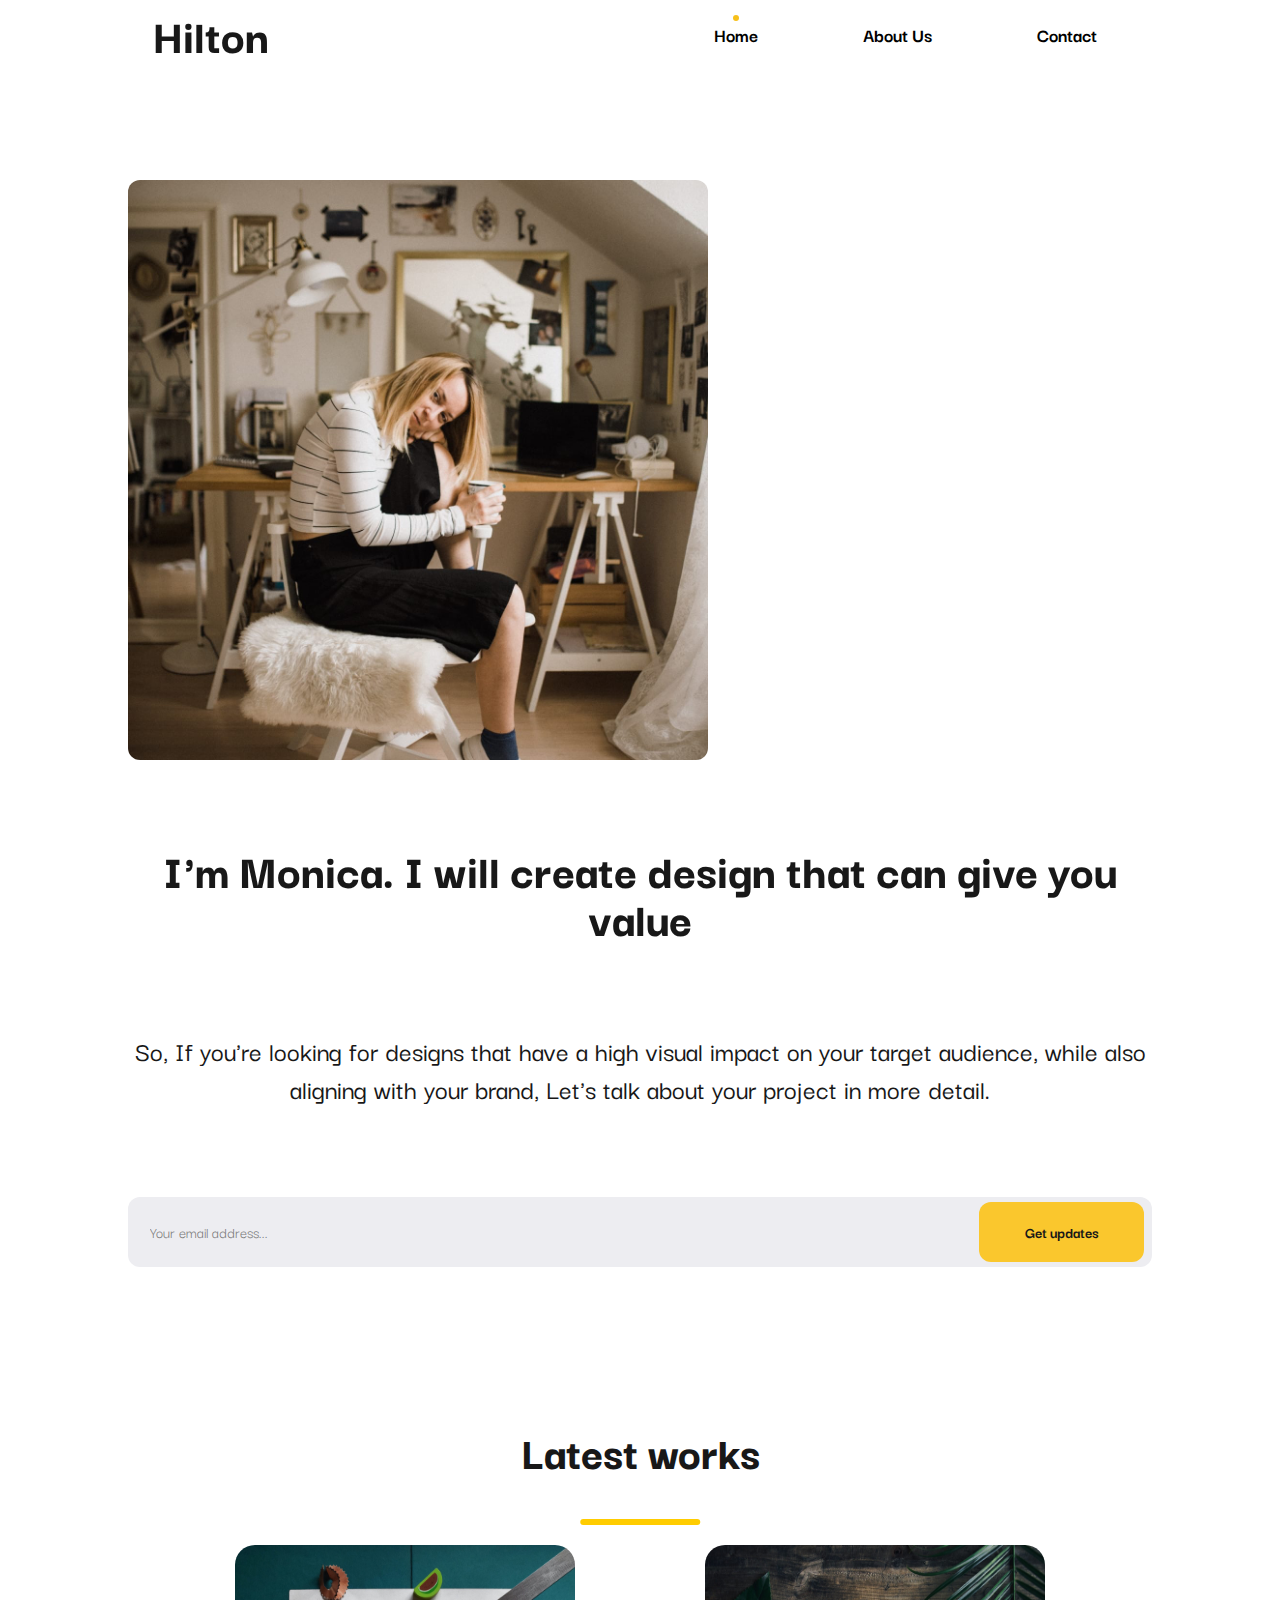
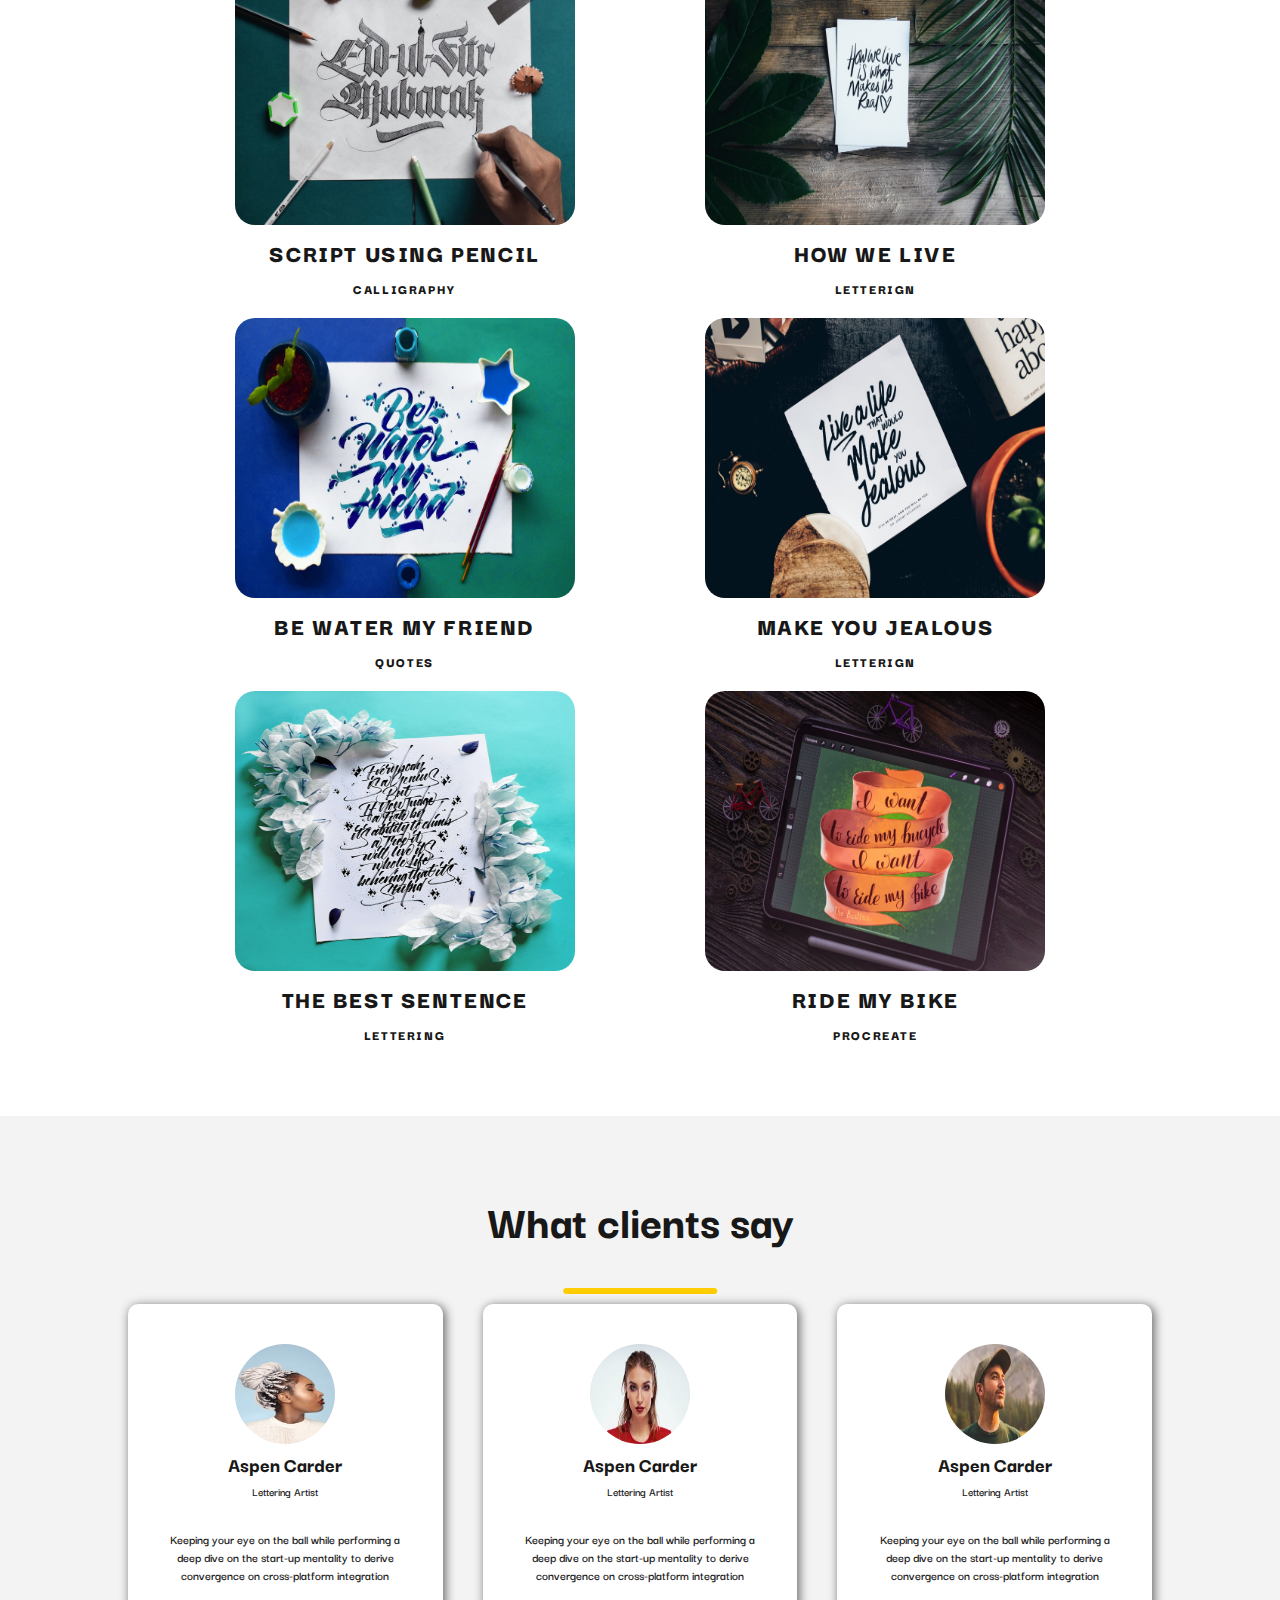
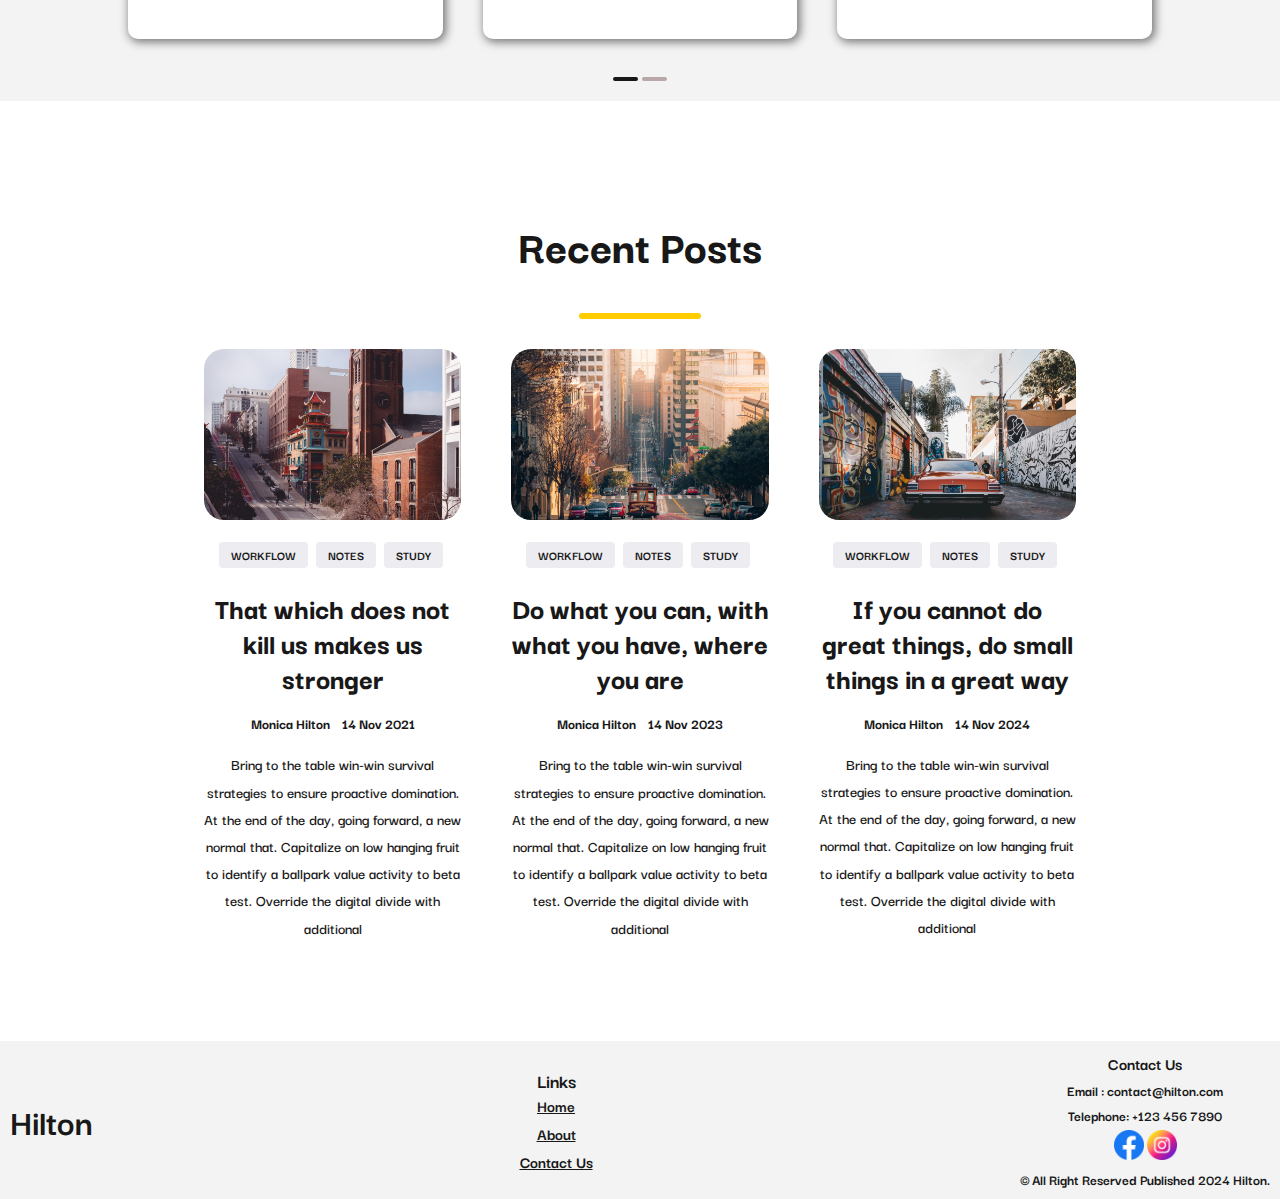
<file: index.html>
<!DOCTYPE html>
<html lang="en">
  <head>
    <meta charset="UTF-8" />
    <meta name="viewport" content="width=device-width, initial-scale=1.0" />
    <link rel="stylesheet" href="./css/main.css" />
    <title>Business Landing Website Project</title>
  </head>
  <body>
    <header>
      <div class="container">
        <nav class="navbar">
          <div class="navbar-brand"><a href="#">Hilton</a></div>
          <ul class="navbar-link">
            <li class="nav-item">
              <a class="nav-link active" aria-current="page" href="#">Home</a>
            </li>
            <li class="nav-item">
              <a class="nav-link" href="./html/about.html">About Us</a>
            </li>
            <li class="nav-item">
              <a class="nav-link" href="./html/contact.html">Contact</a>
            </li>
          </ul>
        </nav>
      </div>
    </header>

    <main>
      <section class="hero-section container">
        <div class="hero-section-img">
          <img src="./img/heroSection.jpg" alt="heroSection" />
        </div>
        <div class="hero-section-content">
          <h1 class="hero-title">
            I'm Monica. I will create design that can give you value
          </h1>
          <p class="hero-desc">
            So, If you're looking for designs that have a high visual impact on
            your target audience, while also aligning with your brand, Let's
            talk about your project in more detail.
          </p>
          <div class="hero-section-input form-input">
            <label for="email"></label>
            <input
              id="email"
              type="email"
              placeholder="Your email address..."
              class="input-email"
            />
            <button class="btn">Get updates</button>
          </div>
        </div>
      </section>

      <section class="latest-work container">
        <div class="line-under">
          <h2 class="section__title line-under-line">Latest works</h2>
        </div>
        <div class="latest-work-card">
          <figure class="card-item card-1">
            <img src="./img/work1.jpg" alt="work-1" />
            <h3 class="card-title">Script Using Pencil</h3>
            <p class="card-desc">Calligraphy</p>
          </figure>
          <figure class="card-item card-2">
            <img src="./img/work2.jpg" alt="work-2" />
            <h3 class="card-title">How We Live</h3>
            <figcaption class="card-desc">Letterign</figcaption>
          </figure>
          <figure class="card-item card-3">
            <img src="./img/work-3.jpg" alt="work-3" />
            <h3 class="card-title">Be Water My Friend</h3>
            <figcaption class="card-desc">Quotes</figcaption>
          </figure>
          <figure class="card-item card-4">
            <img src="./img/work-4.jpg" alt="work-4" />
            <h3 class="card-title">Make You Jealous</h3>
            <figcaption class="card-desc">Letterign</figcaption>
          </figure>
          <figure class="card-item card-5">
            <img src="./img/work-5.jpg" alt="work-5" />
            <h3 class="card-title">The Best Sentence</h3>
            <figcaption class="card-desc">Lettering</figcaption>
          </figure>
          <figure class="card-item card-6">
            <img src="./img/work-6.jpg" alt="work-6" />
            <h3 class="card-title">Ride My Bike</h3>
            <figcaption class="card-desc">Procreate</figcaption>
          </figure>
        </div>
      </section>

      <section class="section-info">
        <div class="container testimonial">
          <div class="line-under">
            <h2 class="section__title line-under-line">What clients say</h2>
          </div>
          <div class="section-content">
            <div class="client">
              <img src="./img/client-1.jpg" alt="client-1" />
              <h3 class="client-title">Aspen Carder</h3>
              <span>Lettering Artist</span>
              <p class="client-desc">
                Keeping your eye on the ball while performing a deep dive on the
                start-up mentality to derive convergence on cross-platform
                integration
              </p>
            </div>
            <div class="client">
              <img src="./img/client-2.jpg" alt="client-2" />
              <h3 class="client-title">Aspen Carder</h3>
              <span>Lettering Artist</span>
              <p class="client-desc">
                Keeping your eye on the ball while performing a deep dive on the
                start-up mentality to derive convergence on cross-platform
                integration
              </p>
            </div>
            <div class="client">
              <img src="./img/client-3.jpg" alt="client-3" />
              <h3 class="client-title">Aspen Carder</h3>
              <span>Lettering Artist</span>
              <p class="client-desc">
                Keeping your eye on the ball while performing a deep dive on the
                start-up mentality to derive convergence on cross-platform
                integration
              </p>
            </div>
          </div>
          <div class="dotted">
            <span class="active"></span>
            <span></span>
          </div>
        </div>
      </section>

      <section class="post-info container">
        <div class="line-under">
          <h2 class="section__title line-under-line">Recent Posts</h2>
        </div>
        <div class="post-content">
          <article>
            <img class="article-img" src="./img/post-1.jpg" alt="post-1" />
            <div class="article-tag">
              <a href="#">workflow</a>
              <a href="#">notes</a>
              <a href="#">study</a>
            </div>
            <h2 class="article-title">
              That which does not kill us makes us stronger
            </h2>
            <div class="article-info">
              <p>Monica Hilton</p>
              <time class="article__date" datetime=" 2021-11-14T15:01:35+03:00"
                >14 Nov 2021</time
              >
            </div>
            <p class="article-desc">
              Bring to the table win-win survival strategies to ensure proactive
              domination. At the end of the day, going forward, a new normal
              that. Capitalize on low hanging fruit to identify a ballpark value
              activity to beta test. Override the digital divide with additional
            </p>
          </article>
          <article>
            <img class="article-img" src="./img/post-2.jpg" alt="post-2" />
            <div class="article-tag">
              <a href="#">workflow</a>
              <a href="#">notes</a>
              <a href="#">study</a>
            </div>
            <h2 class="article-title">
              Do what you can, with what you have, where you are
            </h2>
            <div class="article-info">
              <p>Monica Hilton</p>
              <time class="article__date" datetime=" 2021-11-14T15:01:35+03:00"
                >14 Nov 2023</time
              >
            </div>
            <p class="article-desc">
              Bring to the table win-win survival strategies to ensure proactive
              domination. At the end of the day, going forward, a new normal
              that. Capitalize on low hanging fruit to identify a ballpark value
              activity to beta test. Override the digital divide with additional
            </p>
          </article>
          <article>
            <img class="article-img" src="./img/post-3.jpg" alt="post-3" />
            <div class="article-tag">
              <a href="#">workflow</a>
              <a href="#">notes</a>
              <a href="#">study</a>
            </div>
            <h2 class="article-title">
              If you cannot do great things, do small things in a great way
            </h2>
            <div class="article-info">
              <p>Monica Hilton</p>
              <time class="article__date" datetime=" 2021-11-14T15:01:35+03:00"
                >14 Nov 2024</time
              >
            </div>
            <p class="article-desc">
              Bring to the table win-win survival strategies to ensure proactive
              domination. At the end of the day, going forward, a new normal
              that. Capitalize on low hanging fruit to identify a ballpark value
              activity to beta test. Override the digital divide with additional
            </p>
          </article>
        </div>
      </section>
    </main>

    <footer class="footer">
      <div class="footer-content">
        <div class="footer-brand">
          <h2>Hilton</h2>
        </div>

        <div class="footer-links">
          <h3>Links</h3>
          <ul>
            <li><a href="#">Home</a></li>
            <li><a href="html/about.html">About</a></li>
            <li><a href="./html/contact.html">Contact Us</a></li>
          </ul>
        </div>

        <div class="footer-contact">
          <h3>Contact Us</h3>
          <p>Email : contact@hilton.com</p>
          <p>Telephone: +123 456 7890</p>
          <div class="social-icons">
            <a href="#"><img src="./img/facebook.png" alt="Facebook" /></a>
            <a href="#"><img src="./img/instagram.png" alt="Instagram" /></a>
          </div>
          <p>&copy; All Right Reserved Published 2024 Hilton.</p>
        </div>
      </div>
    </footer>
  </body>
</html>
</file>
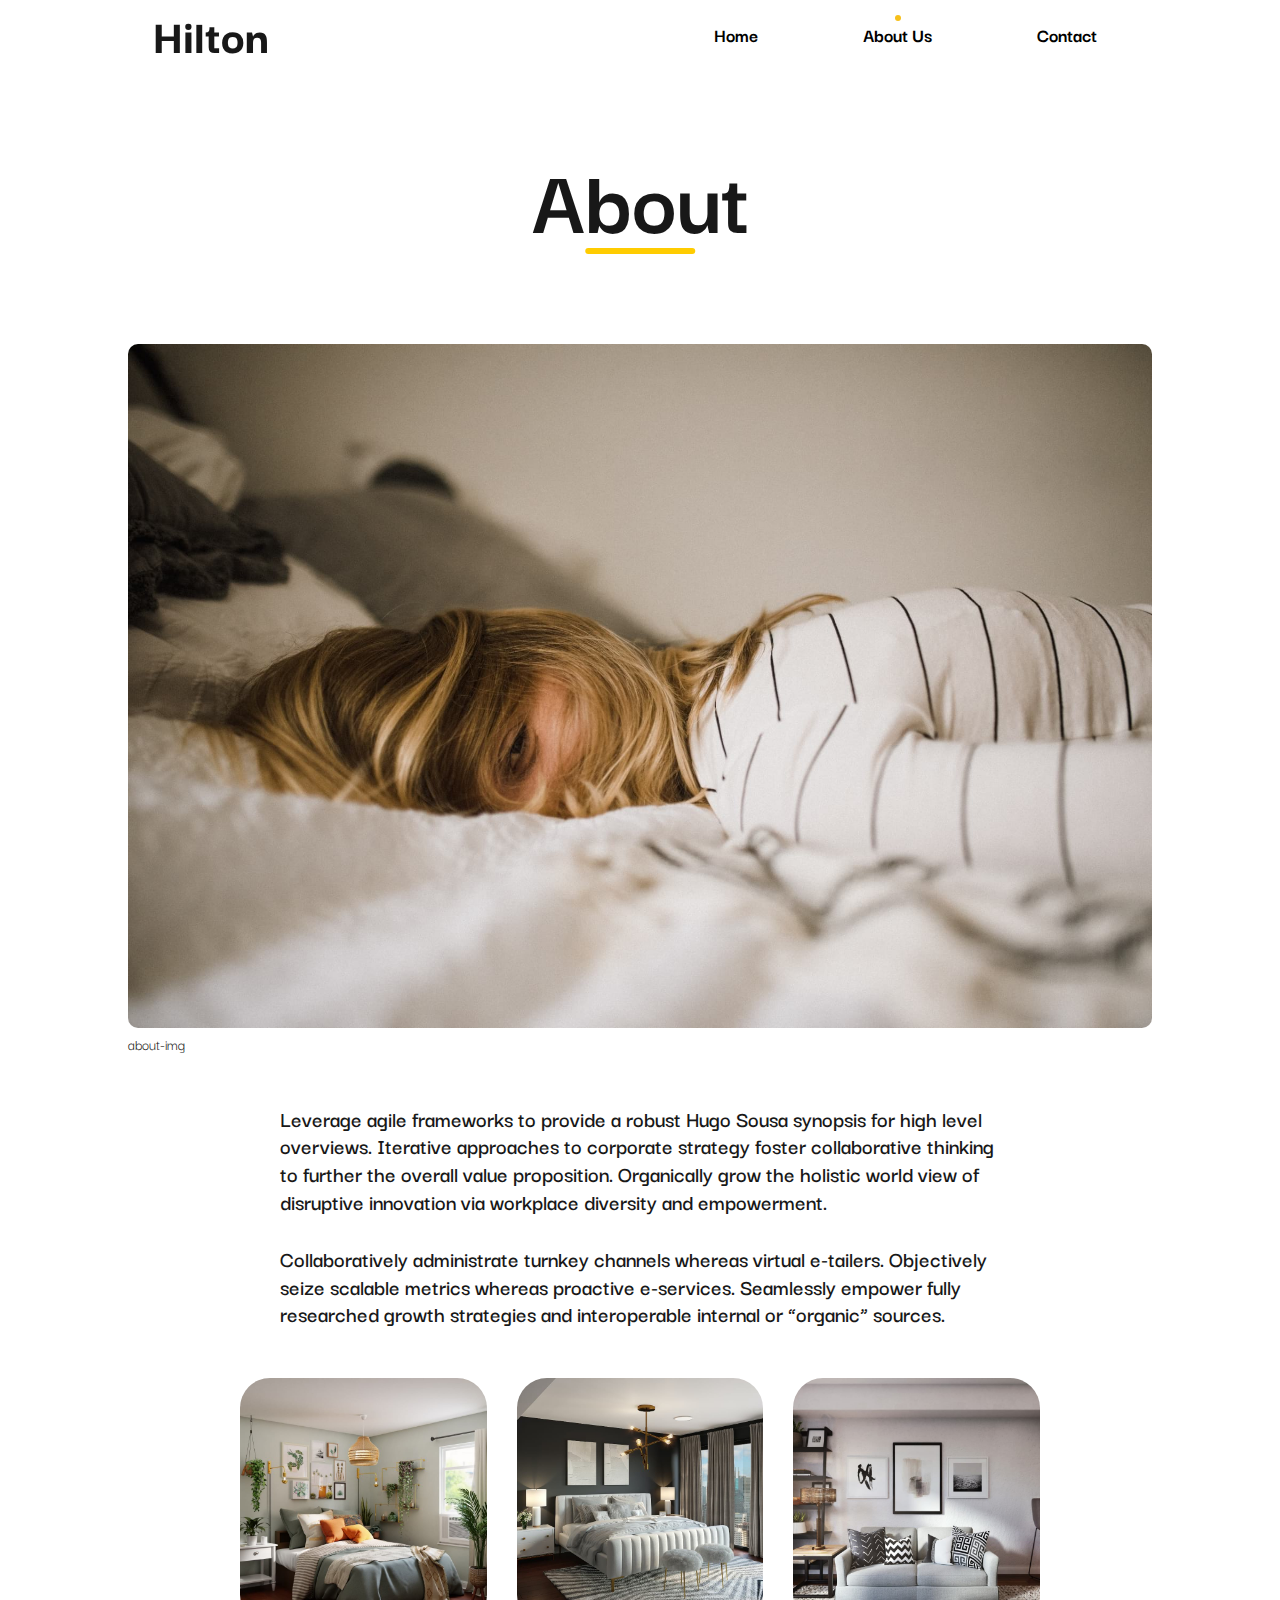
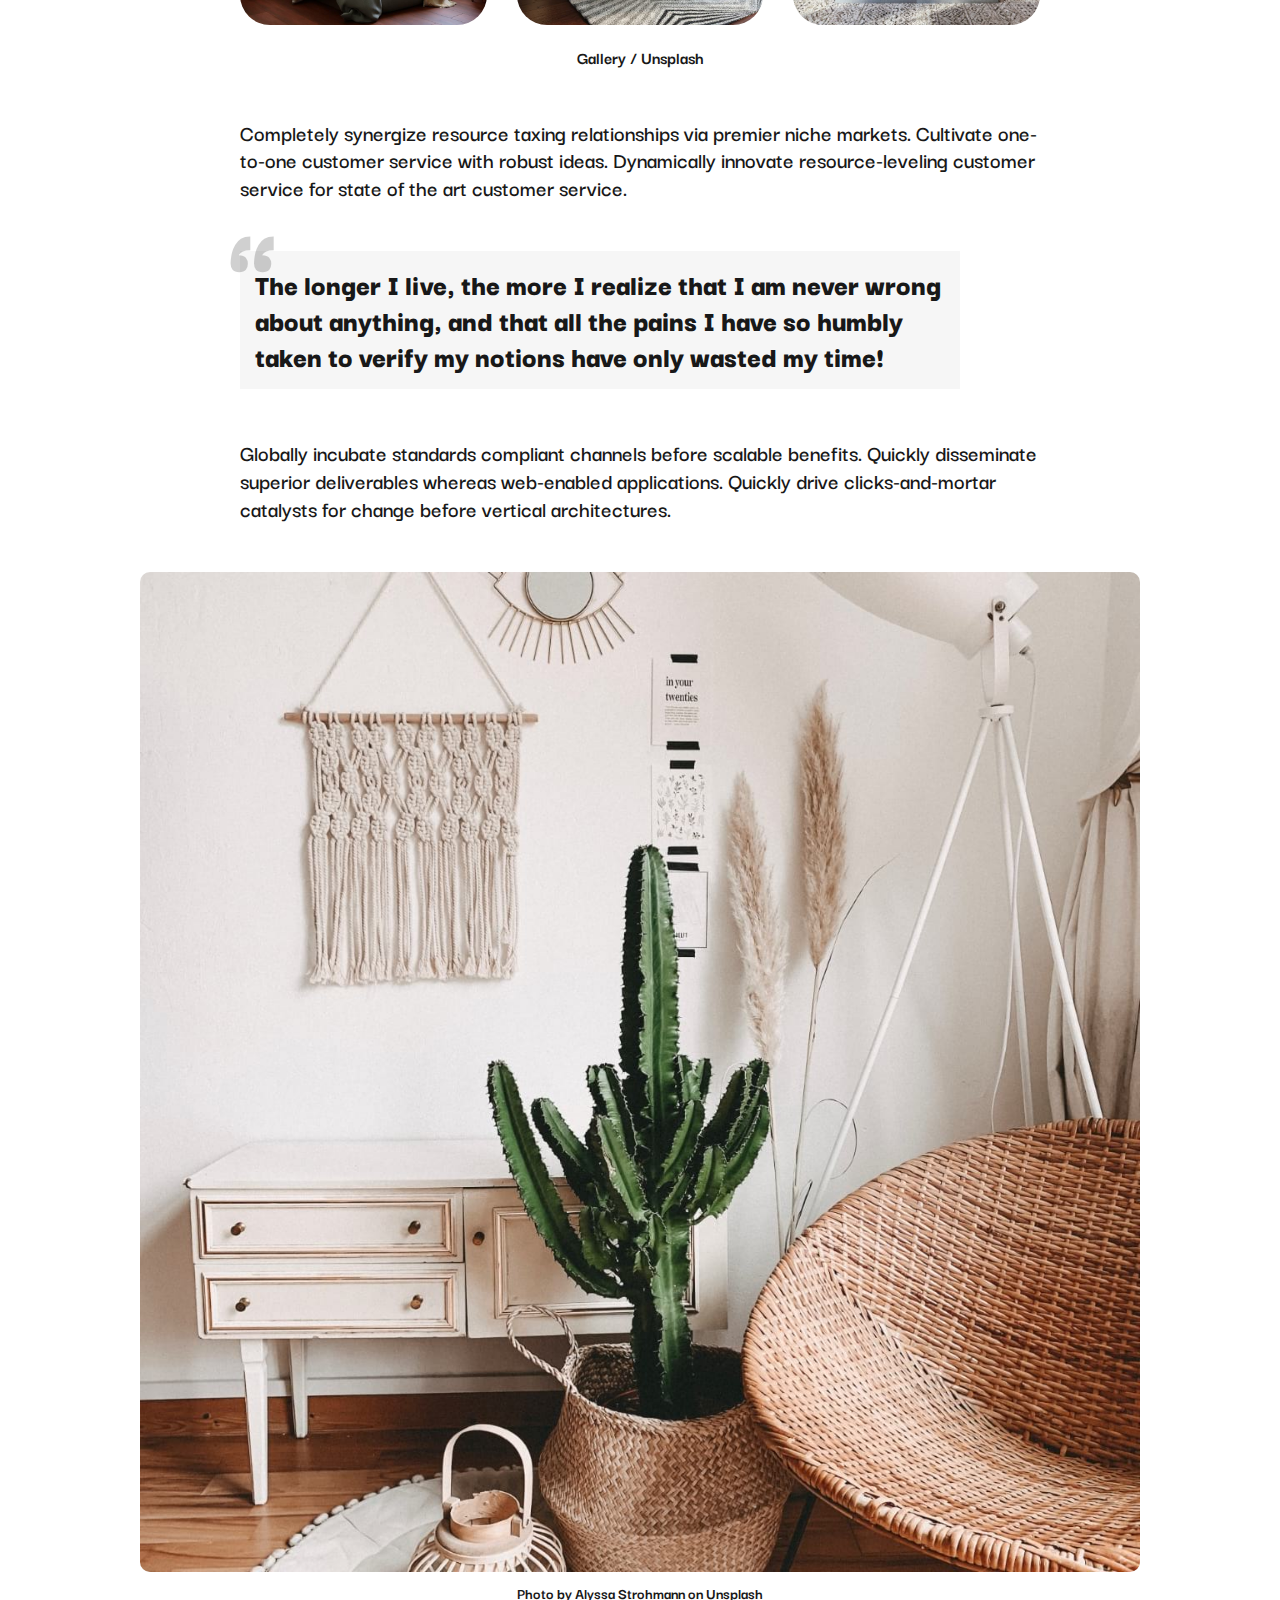
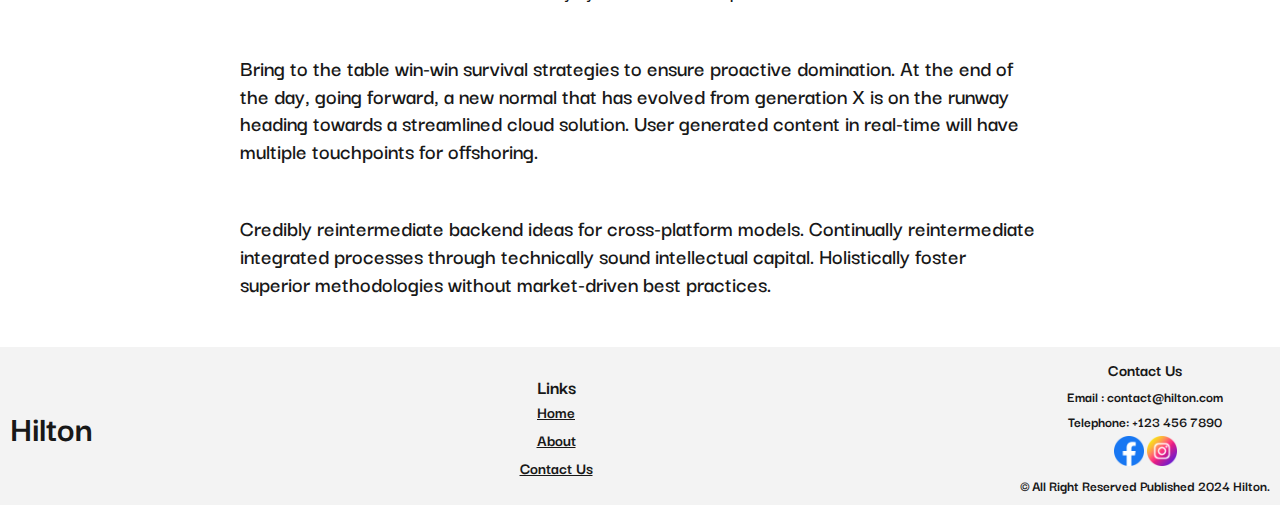
<file: html/about.html>
<!DOCTYPE html>
<html lang="en">
  <head>
    <meta charset="UTF-8" />
    <meta name="viewport" content="width=device-width, initial-scale=1.0" />
    <link rel="stylesheet" href="../css/main.css" />
    <link rel="stylesheet" href="../css/about.css" />
    <title>Business Landing Website Project</title>
  </head>
  <body>
    <header>
      <div class="container">
        <nav class="navbar">
          <div class="navbar-brand"><a href="../index.html">Hilton</a></div>
          <ul class="navbar-link">
            <li class="nav-item">
              <a class="nav-link" aria-current="page" href="../index.html"
                >Home</a
              >
            </li>
            <li class="nav-item">
              <a class="nav-link active" href="#">About Us</a>
            </li>
            <li class="nav-item">
              <a class="nav-link" href="contact.html">Contact</a>
            </li>
          </ul>
        </nav>
      </div>
    </header>

    <main>
      <section class="section-about container">
        <div class="section__title line-under">
          <h1 class="line-under-line">About</h1>
        </div>
        <figure class="section-about-img">
          <img src="../img/about-img/1jpg.jpg" alt="about-img" />
          <figcaption>about-img</figcaption>
        </figure>
        <div class="section-about-desc">
          <p class="desc-1">
            Leverage agile frameworks to provide a robust Hugo Sousa synopsis
            for high level overviews. Iterative approaches to corporate strategy
            foster collaborative thinking to further the overall value
            proposition. Organically grow the holistic world view of disruptive
            innovation via workplace diversity and empowerment.
          </p>
          <p class="desc-2">
            Collaboratively administrate turnkey channels whereas virtual
            e-tailers. Objectively seize scalable metrics whereas proactive
            e-services. Seamlessly empower fully researched growth strategies
            and interoperable internal or “organic” sources.
          </p>
        </div>
        <div class="gallary-box">
          <img src="../img/about-img/Gallery-1.jpg" alt="Gallery-1" />
          <img src="../img/about-img/Gallery-2.jpg" alt="Gallery-2" />
          <img src="../img/about-img/Gallery-3.jpg" alt="Gallery-3" />
          <span>Gallery / Unsplash</span>
        </div>
        <p>
          Completely synergize resource taxing relationships via premier niche
          markets. Cultivate one-to-one customer service with robust ideas.
          Dynamically innovate resource-leveling customer service for state of
          the art customer service.
        </p>
        <div class="quotes">
          <p class="p-item">
            The longer I live, the more I realize that I am never wrong about
            anything, and that all the pains I have so humbly taken to verify my
            notions have only wasted my time!
          </p>
        </div>
        <p>
          Globally incubate standards compliant channels before scalable
          benefits. Quickly disseminate superior deliverables whereas
          web-enabled applications. Quickly drive clicks-and-mortar catalysts
          for change before vertical architectures.
        </p>
        <figure class="unsplash-img">
          <img src="../img/about-img/unsplashjpg.jpg" alt="unsplashjpg" />
          <figcaption >Photo by Alyssa Strohmann on Unsplash</figcaption>
        </figure>
        <p>
          Bring to the table win-win survival strategies to ensure proactive
          domination. At the end of the day, going forward, a new normal that
          has evolved from generation X is on the runway heading towards a
          streamlined cloud solution. User generated content in real-time will
          have multiple touchpoints for offshoring.
        </p>
        <p>
          Credibly reintermediate backend ideas for cross-platform models.
          Continually reintermediate integrated processes through technically
          sound intellectual capital. Holistically foster superior methodologies
          without market-driven best practices.
        </p>
      </section>
    </main>

    <footer class="footer">
      <div class="footer-content">
        <div class="footer-brand">
          <h2>Hilton</h2>
        </div>

        <div class="footer-links">
          <h3>Links</h3>
          <ul>
            <li><a href="#">Home</a></li>
            <li><a href="html/about.html">About</a></li>
            <li><a href="./html/contact.html">Contact Us</a></li>
          </ul>
        </div>

        <div class="footer-contact">
          <h3>Contact Us</h3>
          <p>Email : contact@hilton.com</p>
          <p>Telephone: +123 456 7890</p>
          <div class="social-icons">
            <a href="#"><img src="../img/facebook.png" alt="Facebook" /></a>
            <a href="#"><img src="../img/instagram.png" alt="Instagram" /></a>
          </div>
          <p>&copy; All Right Reserved Published 2024 Hilton.</p>
        </div>
      </div>
    </footer>
  </body>
</html>
</file>
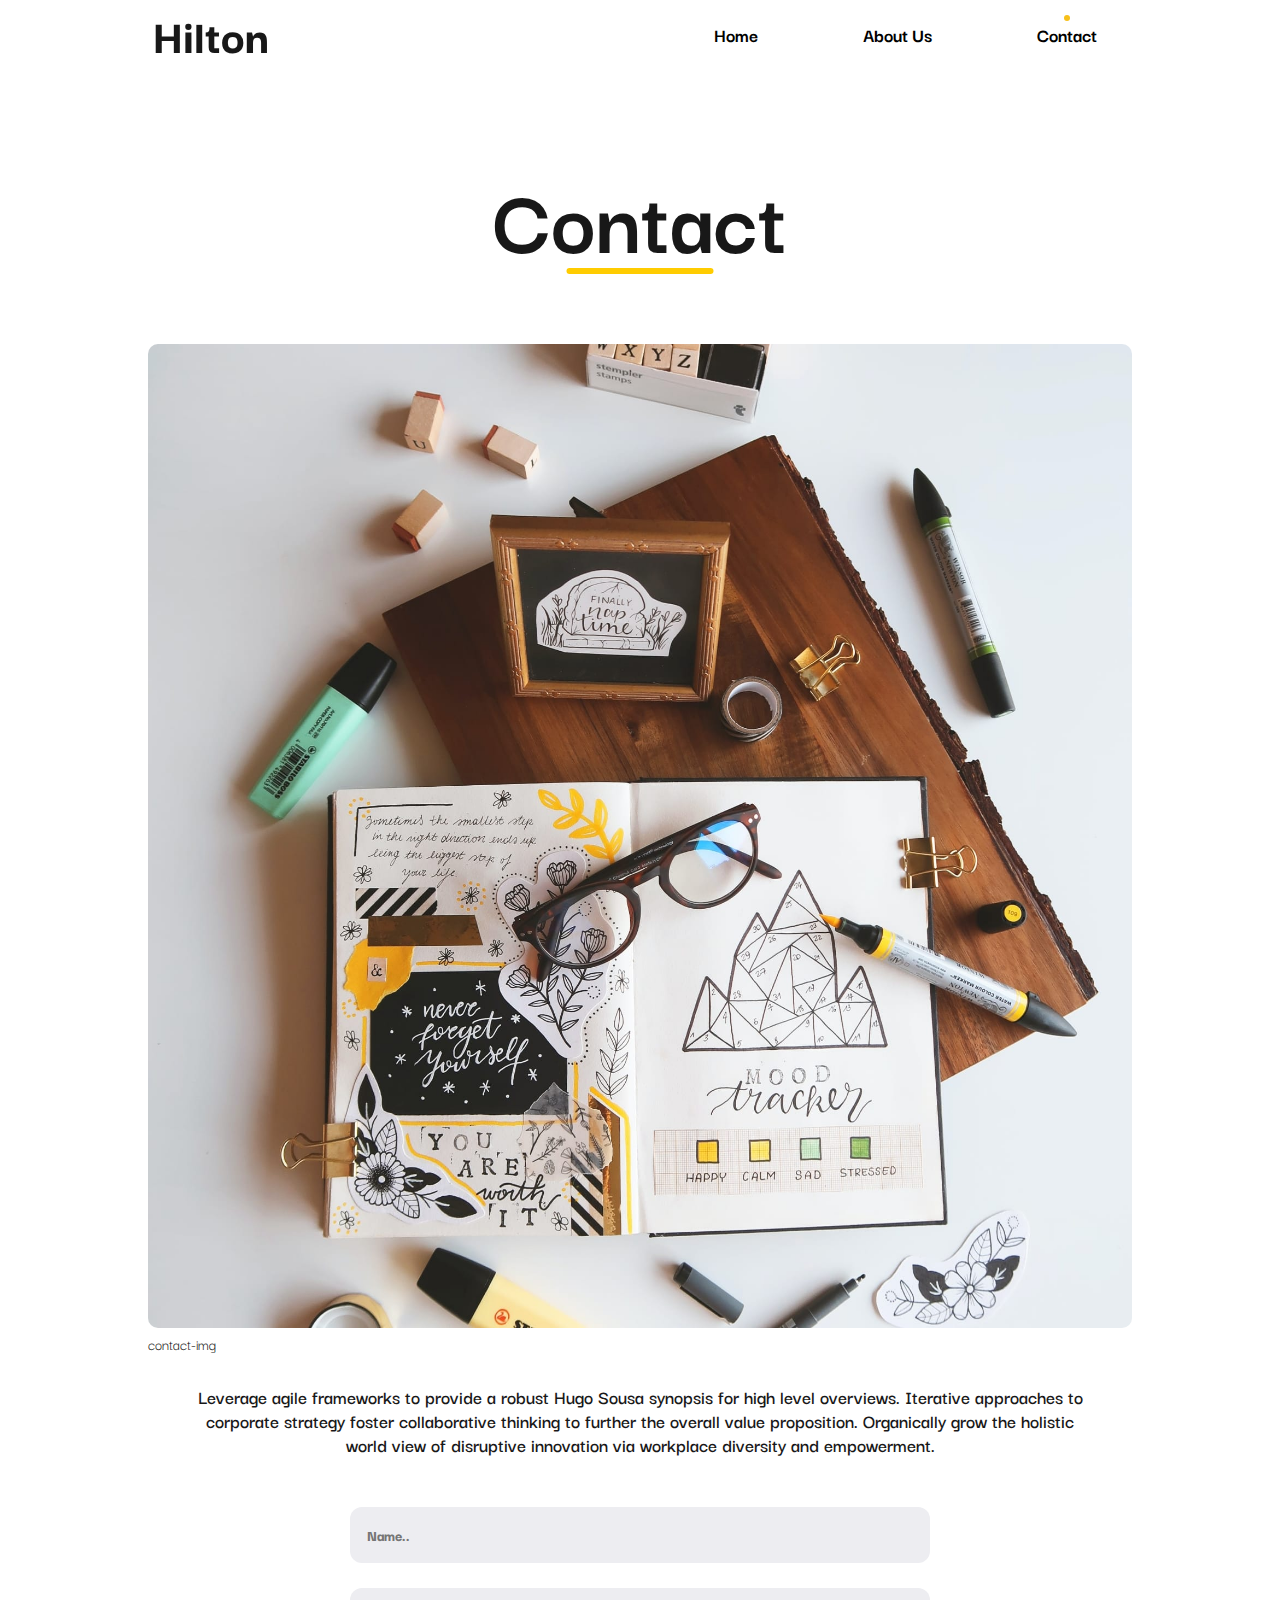
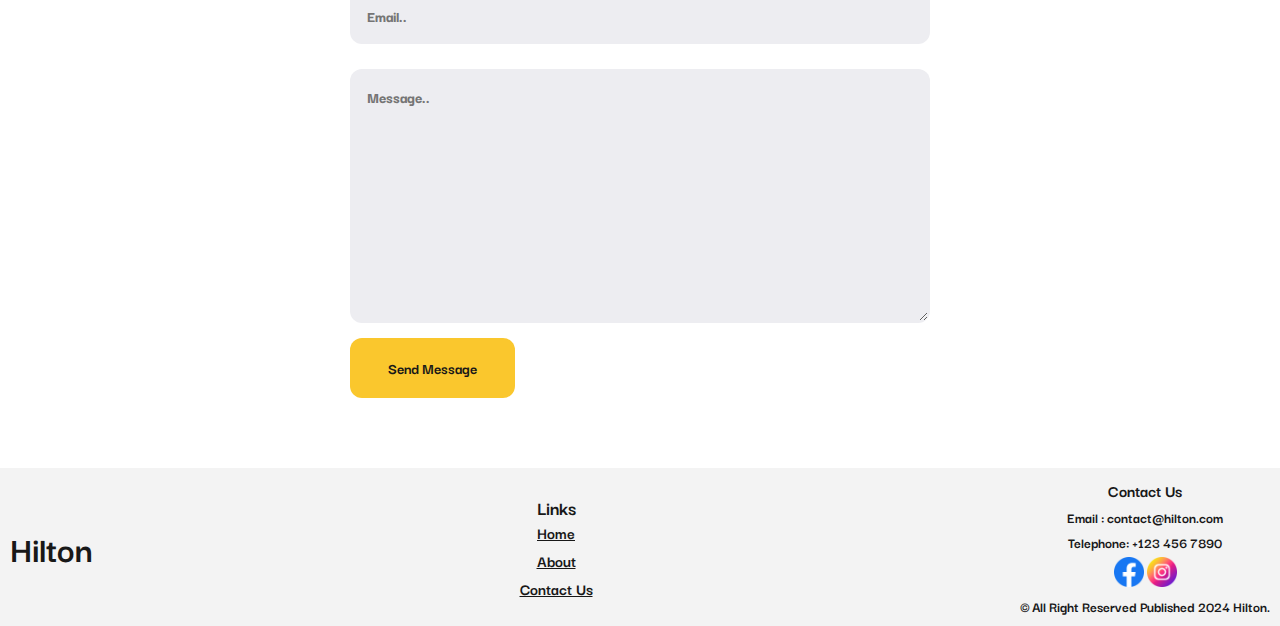
<file: html/contact.html>
<!DOCTYPE html>
<html lang="en">
  <head>
    <meta charset="UTF-8" />
    <meta name="viewport" content="width=device-width, initial-scale=1.0" />
    <link rel="stylesheet" href="../css/main.css" />
    <link rel="stylesheet" href="../css/contact.css" />
    <title>Business Landing Website Project</title>
  </head>
  <body>
    <header>
      <div class="container">
        <nav class="navbar">
          <div class="navbar-brand"><a href="../index.html">Hilton</a></div>
          <ul class="navbar-link">
            <li class="nav-item">
              <a class="nav-link" aria-current="page" href="../index.html"
                >Home</a
              >
            </li>
            <li class="nav-item">
              <a class="nav-link" href="about.html">About Us</a>
            </li>
            <li class="nav-item">
              <a class="nav-link active" href="#">Contact</a>
            </li>
          </ul>
        </nav>
      </div>
    </header>

    <main>
      <section class="section-contact container">
        <div class="section__title line-under">
          <h1 class="line-under-line">Contact</h1>
        </div>
        <figure class="section-contact-img">
          <img src="../img/Contact/contact.jpg" alt="contact-img" />
          <figcaption>contact-img</figcaption>
        </figure>

        <p class="section-contact-desc">
          Leverage agile frameworks to provide a robust Hugo Sousa synopsis for
          high level overviews. Iterative approaches to corporate strategy
          foster collaborative thinking to further the overall value
          proposition. Organically grow the holistic world view of disruptive
          innovation via workplace diversity and empowerment.
        </p>

        <form class="form" action="#">
          <label for="name"></label>
          <input
            class="form-input"
            id="name"
            type="text"
            placeholder="Name.."
            required
          />
          <label for="email"></label>
          <input
            class="form-input"
            id="email"
            type="email"
            placeholder="Email.."
            required
          />
          <label for="message"></label>
          <textarea
            class="form-input"
            id="message"
            name="textarea"
            placeholder="Message.."
            rows="10"
          ></textarea>
          <button class="btn">Send Message</button>
        </form>
      </section>
    </main>

    <footer class="footer">
      <div class="footer-content">
        <div class="footer-brand">
          <h2>Hilton</h2>
        </div>

        <div class="footer-links">
          <h3>Links</h3>
          <ul>
            <li><a href="#">Home</a></li>
            <li><a href="html/about.html">About</a></li>
            <li><a href="./html/contact.html">Contact Us</a></li>
          </ul>
        </div>

        <div class="footer-contact">
          <h3>Contact Us</h3>
          <p>Email : contact@hilton.com</p>
          <p>Telephone: +123 456 7890</p>
          <div class="social-icons">
            <a href="#"><img src="../img/facebook.png" alt="Facebook" /></a>
            <a href="#"><img src="../img/instagram.png" alt="Instagram" /></a>
          </div>
          <p>&copy; All Right Reserved Published 2024 Hilton.</p>
        </div>
      </div>
    </footer>
  </body>
</html>
</file>
<file: css/main.css>
@import url("https://fonts.googleapis.com/css2?family=Darker+Grotesque:wght@300..900&display=swap");

* {
  color: #181818;
  font-family: "Darker Grotesque", sans-serif;
  margin: 0;
  padding: 0;
  box-sizing: border-box;
}

.container {
  width: 80%;
  margin: auto;
}

.line-under {
  position: relative;
  padding-bottom: 10px;
}

.line-under::after {
  content: "";
  width: 50%;
  height: 6px;
  background-color: #ffcc00;
  position: absolute;
  bottom: 0;
  left: 50%;
  transform: translateX(-50%);
  border-radius: 10px;
}

.btn {
  width: 165px;
  height: 60px;
  display: inline-block;
  font-size: 16px;
  font-weight: 700;
  border-radius: 12px;
  border: none;
  outline: none;
  cursor: pointer;
  background: #fac72d;
}

.btn:hover {
  opacity: 0.8;
}

.navbar {
  display: flex;
  justify-content: space-between;
}

.navbar a {
  text-decoration: none;
}

.navbar-brand {
  flex-grow: 1;
  font-size: 50px;
  font-family: "Darker Grotesque", sans-serif;
  font-weight: 800;
  text-decoration: none;
  margin-left: 25px;
}

.navbar-link {
  display: flex;
  align-items: center;
  justify-content: flex-end;
  list-style: none;
  font-size: 20px;
  font-family: "Darker Grotesque", sans-serif;
  font-weight: 700;
  gap: 85px;
  flex-grow: 2;
  margin-right: 45px;
}
.nav-item {
  position: relative;
}
.nav-link.active::before {
  content: "";
  background-color: #f7c01a;
  position: absolute;
  display: block;
  width: 6px;
  height: 6px;
  left: 50%;
  top: -1px;
  transform: translate(-50%);
  -webkit-transform: translate(-50%);
  -moz-transform: translate(-50%);
  -ms-transform: translate(-50%);
  -o-transform: translate(-50%);
  border-radius: 50%;
  -webkit-border-radius: 50%;
  -moz-border-radius: 50%;
  -ms-border-radius: 50%;
  -o-border-radius: 50%;
}

.nav-link {
  position: relative;
  display: inline-block;
  padding: 5px 10px;
  text-decoration: none;
  color: #000;
  font-weight: bold;
  transition: color 0.3s ease;
}

.nav-link::after {
  content: "";
  width: 0%;
  height: 3px;
  background-color: #ffcc00;
  position: absolute;
  bottom: -3px;
  left: 0;
  border-radius: 10px;
  transition: width 0.3s ease-in-out;
}

.nav-link:hover::after {
  width: 100%;
}

/* ----------------------1-------------------- */

.hero-section {
  display: flex;
  flex-wrap: wrap;
  gap: 1rem;
  margin-top: 7rem;
}

.hero-section-img img {
  max-width: 580px;
  width: 100%;
  height: auto;
  border-radius: 12px;
  -webkit-border-radius: 12px;
  -moz-border-radius: 12px;
  -ms-border-radius: 12px;
  -o-border-radius: 12px;
}

.hero-section-content {
  width: 60%;
  display: flex;
  flex-direction: column;
  gap: 90px;
  flex-grow: 2;
  color: #181818;
  font-family: "Darker Grotesque", sans-serif;
  font-weight: 500;
  text-align: center;
}

.hero-section-content .hero-title {
  font-size: 50px;
  font-family: "Darker Grotesque", sans-serif;
  line-height: 3rem;
  margin-top: 4rem;
  font-weight: 800;
}

.hero-section-content .hero-desc {
  font-size: 28px;
}

.hero-section-input {
  position: relative;
}

.hero-section-input .input-email {
  width: 100%;
  height: 70px;
  padding: 20px;
  font-size: 16px;
  border: 2px solid transparent;
  border-radius: 12px;
  outline: 0;
  color: #181818;
  background-color: #ededf1;
}

.form-input:hover {
  background-color: white;
  border: 2px solid #ffcc00;
  border-radius: 12px;
  -webkit-border-radius: 12px;
  -moz-border-radius: 12px;
  -ms-border-radius: 12px;
  -o-border-radius: 12px;
}

.hero-section-input .btn {
  position: absolute;
  top: 5px;
  right: 8px;
}

/* ----------------- page 2 --------------------------*/

.latest-work {
  display: flex;
  flex-direction: column;
  align-items: center;
  gap: 20px;
  margin-top: 5rem;
  margin-bottom: 2rem;
  min-height: 100vh;
}

.section__title {
  font-size: 48px;
  line-height: 1;
  font-weight: 800;
  font-family: "Darker Grotesque", sans-serif;
  margin-top: 80px;
  margin-bottom: 40px;
}

.latest-work-card {
  display: grid;
  grid-template-columns: repeat(auto-fit, minmax(380px, 1fr));
  gap: 20px;
  width: 90%;
  justify-content: center;
  margin-bottom: 40px;
}

.card-item {
  display: flex;
  flex-direction: column;
  align-items: center;
  gap: 15px;
  transition: transform 0.3s ease, box-shadow 0.3s ease;
}

.card-item img {
  max-width: 340px;
  width: 100%;
  height: 280px;
  border-radius: 20px;
  -webkit-border-radius: 20px;
  -moz-border-radius: 20px;
  -ms-border-radius: 20px;
  -o-border-radius: 20px;
  transition: transform 0.3s ease;
}

.card-item .card-title {
  font-size: 25px;
  font-weight: 900;
  line-height: 25px;
  position: relative;
}

.card-item .card-title::after {
  content: "";
  width: 100%;
  height: 6px;
  background-color: #ffcc00;
  position: absolute;
  bottom: -5px;
  left: 0;
  transform: scaleX(0);
  transform-origin: right;
  transition: transform 0.3s ease;
}

.card-item:hover {
  transform: translateY(-10px);
  -webkit-transform: translateY(-10px);
  -moz-transform: translateY(-10px);
  -ms-transform: translateY(-10px);
  -o-transform: translateY(-10px);
}

.card-item:hover .card-title::after {
  transform: scaleX(1);
  transform-origin: left;
}

.card-item:hover img {
  transform: scale(1.05);
  -webkit-transform: scale(1.05);
  -moz-transform: scale(1.05);
  -ms-transform: scale(1.05);
  -o-transform: scale(1.05);
}

.card-item .card-desc {
  font-size: 14px;
  font-weight: 900;
  line-height: 18px;
}
.card-item .card-title,
.card-item .card-desc {
  letter-spacing: 1.6px;
  text-transform: uppercase;
}

.latest-work-btn:hover {
  opacity: 0.8;
}

/* -------------------------page 3---------------------- */

.section-info {
  background-color: #f3f3f3;
  min-height: 65vh;
  margin-bottom: 40px;
}

.testimonial {
  display: flex;
  flex-direction: column;
  align-items: center;
  gap: 10px;
  min-height: 60vh;
}

.section-content {
  display: flex;
  align-items: center;
  gap: 40px;
  margin-bottom: 15px;
}

.section-content .client {
  background-color: white;
  max-width: 350px;
  padding: 40px;
  display: flex;
  flex-direction: column;
  align-items: center;
  gap: 10px;
  border-radius: 10px;
  -webkit-border-radius: 10px;
  -moz-border-radius: 10px;
  -ms-border-radius: 10px;
  -o-border-radius: 10px;
  box-shadow: 2px 2px 10px 1px #18181895;
}

.section-content .client img {
  width: 100px;
  height: 100px;
  border-radius: 50%;
  -webkit-border-radius: 50%;
  -moz-border-radius: 50%;
  -ms-border-radius: 50%;
  -o-border-radius: 50%;
}

.section-content .client .client-title {
  font-size: 21px;
  line-height: 1;
  font-weight: 800;
}

.section-content .client span {
  font-size: 12px;
  font-weight: 600;
  margin-top: -2px;
  margin-bottom: 20px;
}

.section-content .client .client-desc {
  font-size: 13px;
  font-weight: 600;
  margin-bottom: 15px;
  text-align: center;
}

.testimonial .dotted span {
  display: inline-block;
  background-color: #baa7a7;
  width: 25px;
  height: 4px;
  border-radius: 10px;
  -webkit-border-radius: 10px;
  -moz-border-radius: 10px;
  -ms-border-radius: 10px;
  -o-border-radius: 10px;
  cursor: pointer;
}

.testimonial .dotted .active {
  background-color: #181818;
}
/* ----------------page 4------------------ */

.post-info {
  display: flex;
  flex-direction: column;
  align-items: center;
  gap: 15px;
  min-height: 100vh;
}

.post-content {
  display: flex;
  flex-wrap: wrap;
  justify-content: center;
  gap: 20px;
}

.post-content article {
  padding: 15px;
  display: flex;
  flex-direction: column;
  align-items: center;
  gap: 18px;
  width: calc(30% - 20px);
}

article img {
  width: 100%;
  max-width: 400px;
  height: auto;
  border-radius: 20px;
  -webkit-border-radius: 20px;
  -moz-border-radius: 20px;
  -ms-border-radius: 20px;
  -o-border-radius: 20px;
}

article .article-tag a {
  text-decoration: none;
  display: inline-block;
  padding: 4px 12px;
  margin: 4px 4px 4px 0;
  font-size: 13px;
  line-height: 18px;
  font-weight: 700;
  text-transform: uppercase;
  border-radius: 4px;
  background-color: #ededf1;
}

article .article-title {
  font-size: 30px;
  font-weight: 800;
  line-height: 35px;
  text-align: center;
}

article .article-info {
  display: flex;
  gap: 12px;
  font-size: 15px;
  font-weight: 750;
}

article .article-desc {
  font-size: 16px;
  font-weight: 600;
  line-height: 1.7;
  text-align: center;
}

article {
  position: relative;
  transition: transform 0.2s ease-in-out, box-shadow 0.2s ease-in-out;
}

article:hover {
  transform: translateY(-10px);
  -webkit-transform: translateY(-10px);
  -moz-transform: translateY(-10px);
  -ms-transform: translateY(-10px);
  -o-transform: translateY(-10px);
}

article::after {
  content: "";
  position: absolute;
  width: 50%;
  height: 4px;
  background-color: #ffcc00;
  bottom: -5px;
  left: 50%;
  transform: translateX(-50%);
  border-radius: 10px;
  opacity: 0;
  transition: opacity 0.3s ease-in-out, width 0.3s ease-in-out;
}

article:hover::after {
  opacity: 1;
  width: 80%;
}

/* ----------------   footer --------------- */

.footer {
  position: relative;
  bottom: 0;
  width: 100%;
}
.footer-content {
  background-color: #f3f3f3;
  display: flex;
  justify-content: space-between;
  align-items: center;
  padding: 10px;
}

.footer-brand {
  font-size: 25px;
  font-weight: 800;
}

.footer-links h3 {
  font-size: 20px;
  font-weight: 700;
  text-align: center;
}

.footer-links ul {
  font-size: 17px;
  font-weight: 700;
  display: flex;
  flex-direction: column;
  gap: 5px;
  list-style: none;
  text-align: center;
}

.footer-contact {
  display: flex;
  flex-direction: column;
  align-items: center;
  gap: 5px;
  font-size: 15px;
  font-weight: 700;
}

.social-icons a img {
  width: 30px;
  height: 30px;
}

/* Media Queries */

@media (max-width: 768px) {
  .container {
    width: 95%;
  }

  .navbar {
    flex-direction: column;
    align-items: center;
  }

  .navbar-brand {
    font-size: 30px;
    margin-left: 0;
    margin-bottom: 10px;
  }

  .navbar-link {
    flex-direction: column;
    align-items: center;
    margin-right: 0;
    gap: 15px;
  }

  .nav-link {
    font-size: 16px;
  }

  .hero-section {
    flex-direction: column;
    align-items: center;
    text-align: center;
  }

  .hero-section-img img {
    width: 80%;
    height: auto;
    max-width: none;
  }

  .hero-section-content {
    gap: 40px;
  }

  .hero-section-content .hero-title {
    font-size: 40px;
    line-height: 45px;
    margin-top: 20px;
  }

  .hero-section-content .hero-desc {
    font-size: 20px;
  }

  .hero-section-input .btn {
    position: static;
    margin-top: 10px;
  }

  .hero-section-input .input-email {
    width: 100%;
  }

  .latest-work-card {
    grid-template-columns: repeat(auto-fit, minmax(150px, 1fr));
    gap: 20px;
  }

  .card-item img {
    width: 100%;
    height: auto;
  }

  .section-content {
    flex-direction: column;
    gap: 10px;
  }

  .section-content .client {
    max-width: 100%;
    padding: 20px;
  }

  .post-content {
    flex-direction: column;
    gap: 20px;
  }

  .post-content article {
    width: 100%;
  }

  .post-content article img {
    width: 100%;
    height: auto;
  }

  .footer {
    position: relative;
    width: 100%;
  }

  .footer-content {
    flex-direction: column;
    align-items: center;
    text-align: center;
  }

  .footer-links ul {
    align-items: center;
  }
}

@media (max-width: 480px) {
  .hero-section-content .hero-title {
    font-size: 30px;
    line-height: 35px;
  }

  .hero-section-content .hero-desc {
    font-size: 18px;
  }

  .latest-work-card {
    grid-template-columns: 1fr;
  }
}
</file>
<file: css/about.css>
* {
  color: #181818;
  font-family: "Darker Grotesque", sans-serif;
  margin: 0;
  padding: 0;
  box-sizing: border-box;
}

.section-about {
  display: flex;
  flex-direction: column;
  align-items: center;
  gap: 50px;
  margin-bottom: 50px;
}

.section-about-img {
  max-width: 1100px;
  width: 100%;
  height: auto;
}

.section-about-img img {
  width: 100%;
  height: auto;
  border-radius: 10px;
  -webkit-border-radius: 10px;
  -moz-border-radius: 10px;
  -ms-border-radius: 10px;
  -o-border-radius: 10px;
}

.section-about-desc {
  display: flex;
  flex-direction: column;
  align-items: center;
  gap: 30px;
}

.section-about p {
  width: 90%;
  max-width: 800px;
  font-size: 23px;
  font-weight: 600;
  line-height: 1.2;
}

.gallary-box {
  display: grid;
  grid-template-columns: repeat(auto-fit, minmax(200px, 1fr));
  gap: 30px;
}

.gallary-box img {
  width: 100%;
  height: auto;
  border-radius: 30px;
  -webkit-border-radius: 30px;
  -moz-border-radius: 30px;
  -ms-border-radius: 30px;
  -o-border-radius: 30px;
}

.gallary-box span {
  grid-column: 1 / -1;
  justify-self: center;
  font-size: 18px;
  font-weight: bold;
  margin-top: -10px;
}

.section-about .p-item {
  font-weight: 900;
  font-size: 30px;
  background-color: #f3f3f3bc;
  padding: 15px;
}

.section-about .quotes {
  position: relative;
}
.section-about .p-item::before {
  content: "\201C";
  position: absolute;
  font-size: 4em;
  line-height: 0;
  opacity: 0.2;
  z-index: 1;
  top: 8px;
  left: -16px;
}

.unsplash-img {
  display: flex;
  flex-direction: column;
  gap: 10px;
  align-items: center;
}

.unsplash-img figcaption {
  font-weight: bold;
}

.unsplash-img img {
  width: 100%;
  max-width: 1000px;
  height: auto;
  border-radius: 10px;
  -webkit-border-radius: 10px;
  -moz-border-radius: 10px;
  -ms-border-radius: 10px;
  -o-border-radius: 10px;
}

/* Media Queries */
@media (max-width: 768px) {
  .section-about p {
    font-size: 20px;
  }

  .gallary-box {
    grid-template-columns: repeat(auto-fit, minmax(150px, 1fr));
    margin-left: 3rem;
  }

  .gallary-box span {
    grid-column: 1 / -1;
  }

  .section-about .p-item {
    font-size: 24px;
  }

  .unsplash-img img {
    max-width: 100%;
  }
}

@media (max-width: 480px) {
  .section-about p {
    font-size: 18px;
  }

  .gallary-box {
    grid-template-columns: repeat(auto-fit, minmax(100px, 1fr));
    margin-left: 1rem;
  }

  .section-about .p-item {
    font-size: 20px;
  }

  .footer {
    position: relative;
  }

  .footer-content {
    width: 100%;
    position: absolute;
  }
}
</file>
<file: css/contact.css>
* {
  color: #181818;
  font-family: "Darker Grotesque", sans-serif;
  margin: 0;
  padding: 0;
  box-sizing: border-box;
}

.section-contact {
  display: flex;
  flex-direction: column;
  align-items: center;
  gap: 30px;
  padding: 20px;
}

.section-contact-img {
  width: 100%;
  max-width: 1200px;
  height: auto;
}

.section-contact-img img {
  width: 100%;
  height: auto;
  border-radius: 10px;
  -webkit-border-radius: 10px;
  -moz-border-radius: 10px;
  -ms-border-radius: 10px;
  -o-border-radius: 10px;
}

.section-contact-desc {
  display: flex;
  flex-direction: column;
  align-items: center;
  gap: 30px;
}

.section-contact p {
  width: 90%;
  max-width: 900px;
  font-size: 20px;
  font-weight: 600;
  line-height: 1.2;
  text-align: center;
}

.form {
  width: 80%;
  max-width: 600px;
  display: flex;
  flex-direction: column;
  gap: 10px;
  padding: 10px;
  margin-bottom: 40px;
}

.form-input {
  width: 100%;
  padding: 15px;
  font-size: 16px;
  font-weight: 800;
  border: 2px solid transparent;
  border-radius: 12px;
  outline: 0;
  transition: 0.2s ease-in-out;
  resize: vertical;
  color: var(--heading-font-color);
  background-color: #ededf1;
  -webkit-transition: 0.2s ease-in-out;
  -moz-transition: 0.2s ease-in-out;
  -ms-transition: 0.2s ease-in-out;
  -o-transition: 0.2s ease-in-out;
  margin-bottom: 5px;
}

.form-input:hover {
  background-color: white;
  border: 2px solid #ffcc00;
}

@media (max-width: 768px) {
  .section-contact p {
    font-size: 18px;
  }

  .form {
    width: 90%;
  }
}

@media (max-width: 480px) {
  .section-contact p {
    font-size: 16px;
  }

  .footer {
    position: relative;
  }

  .footer-content {
    width: 100%;
    position: absolute;
  }
}
</file>
